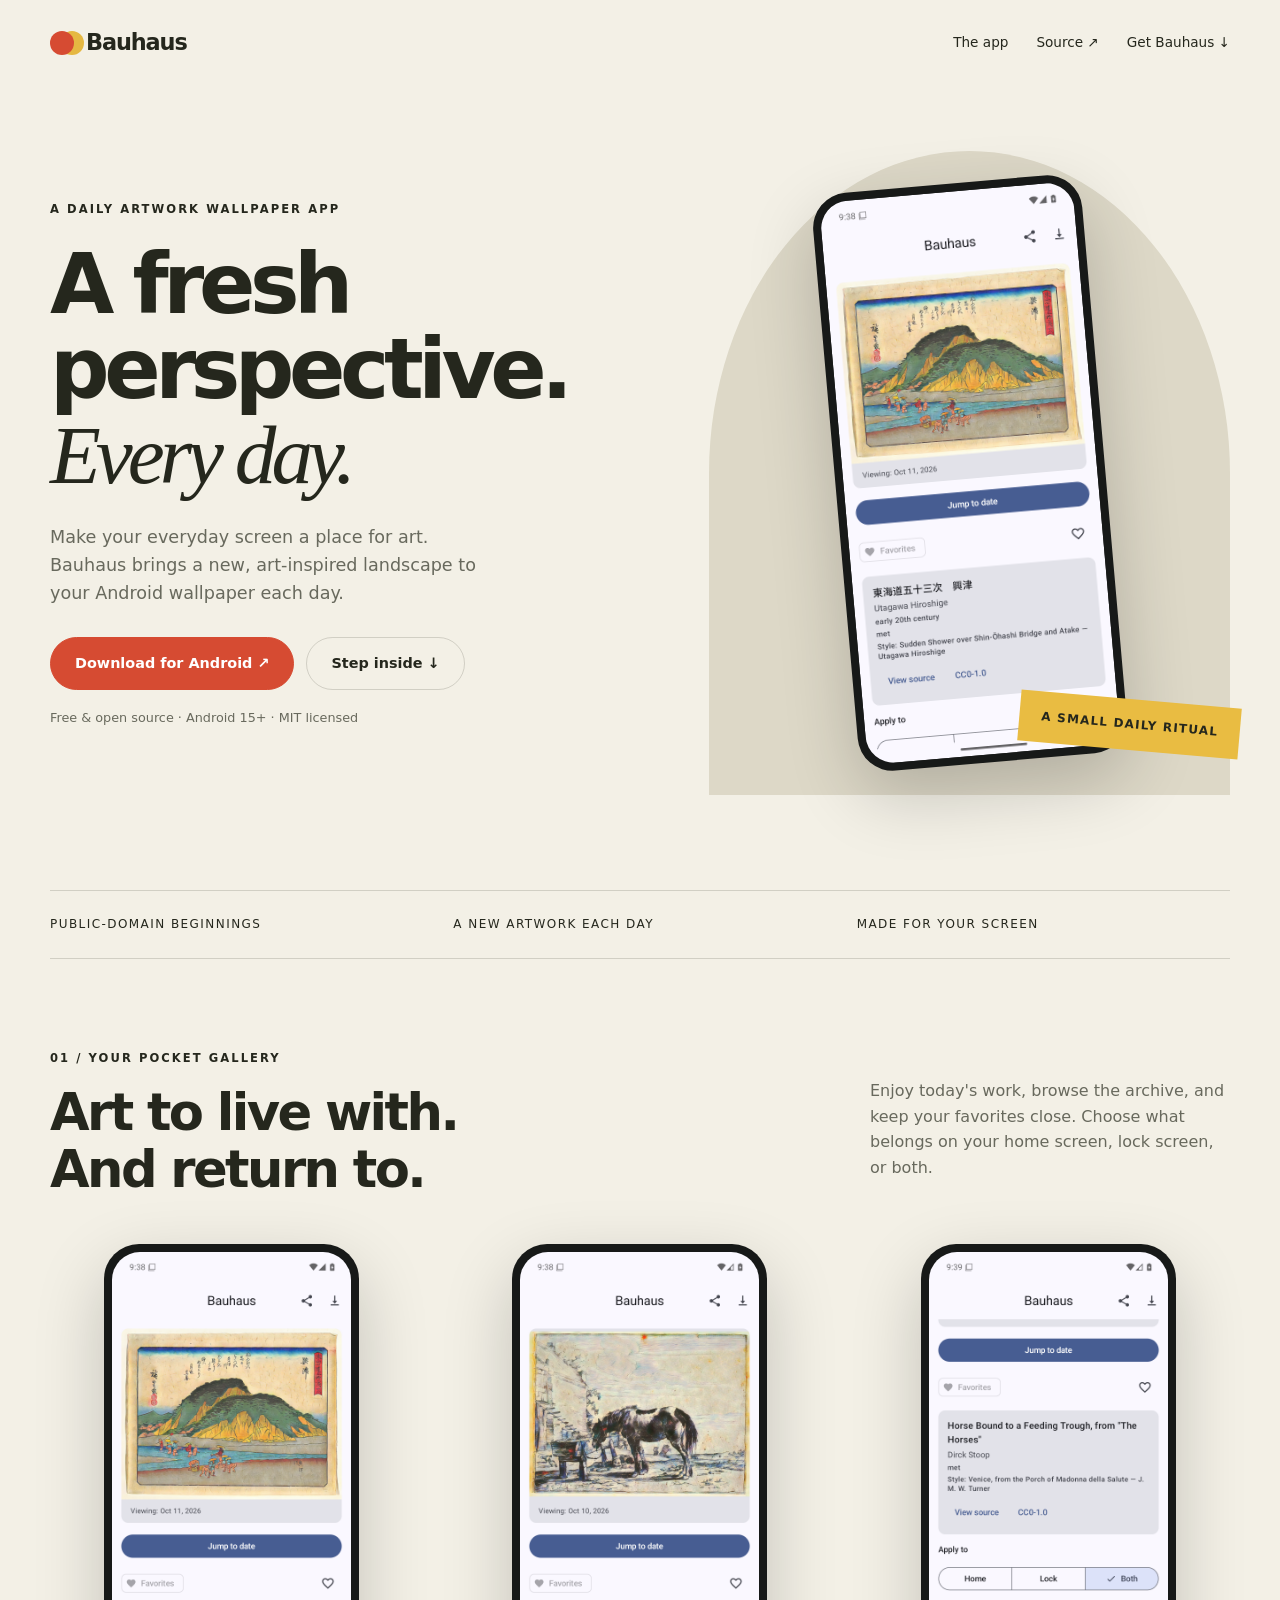
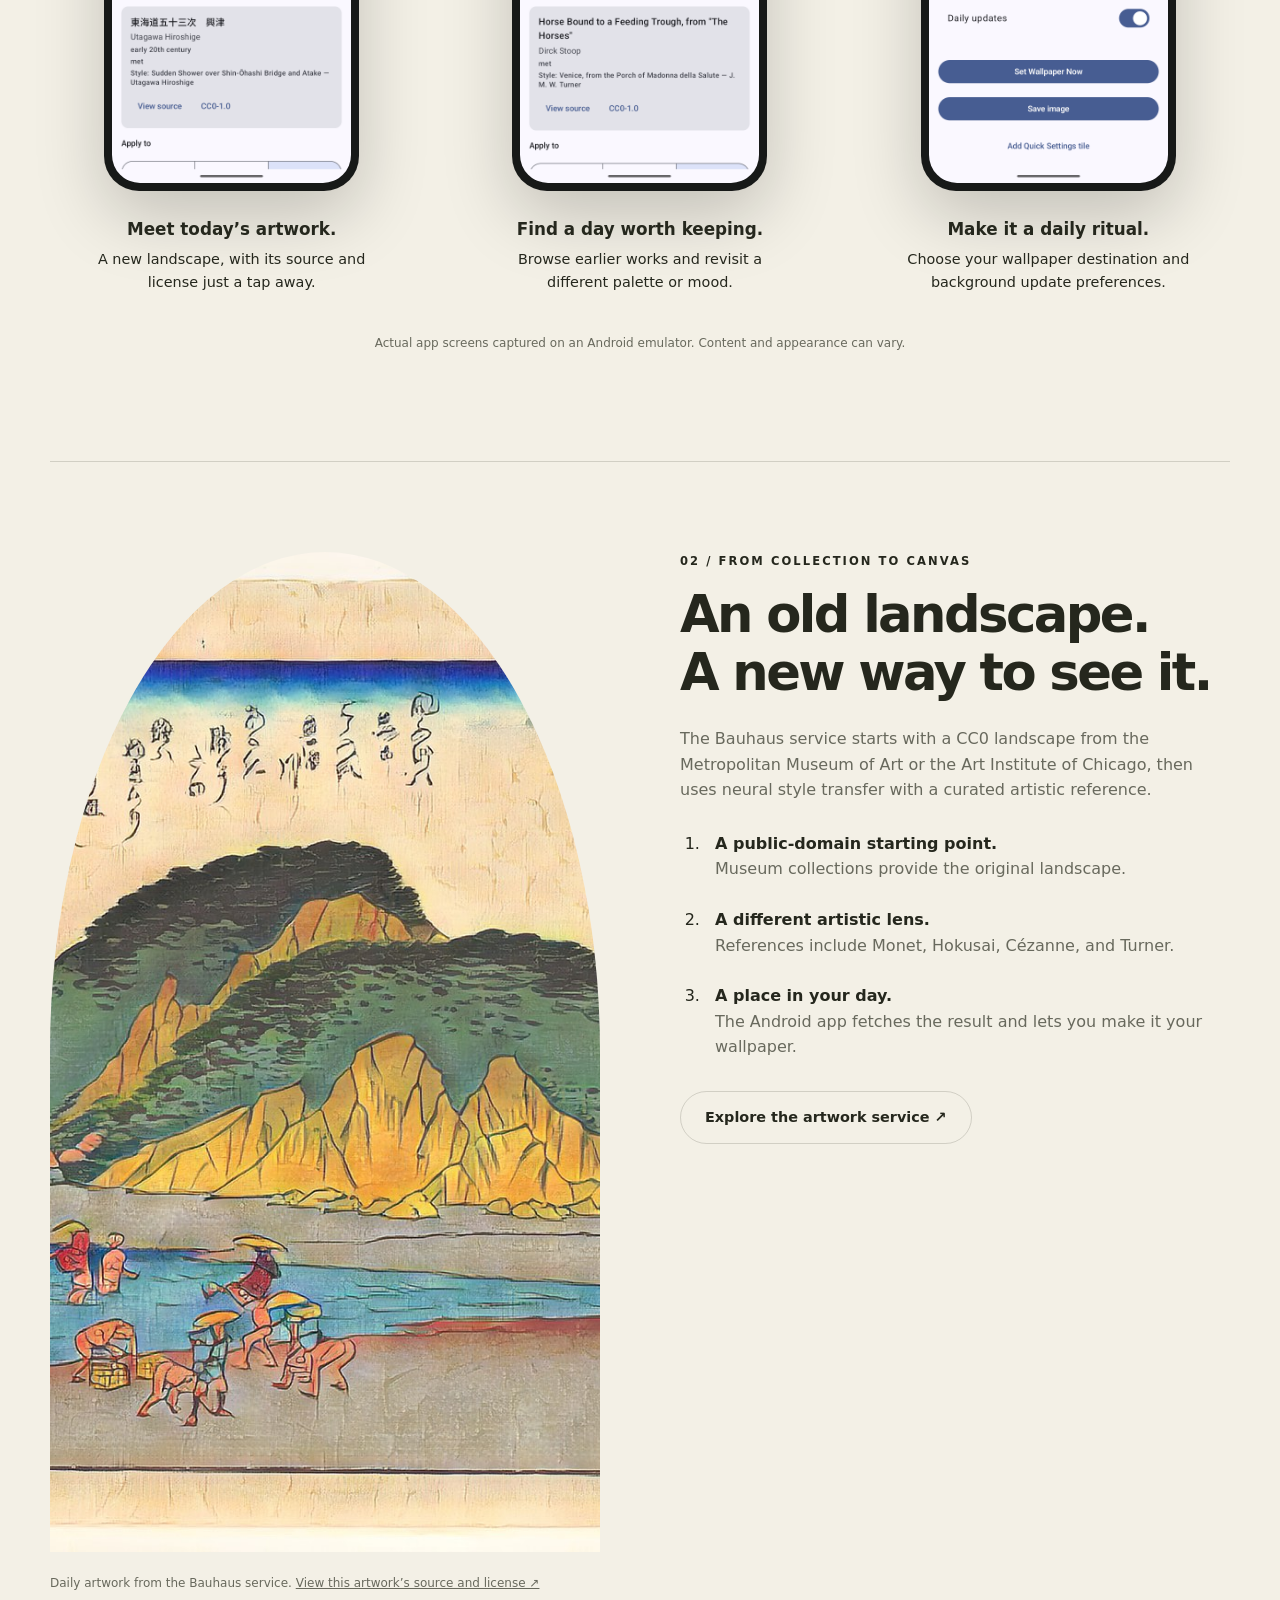
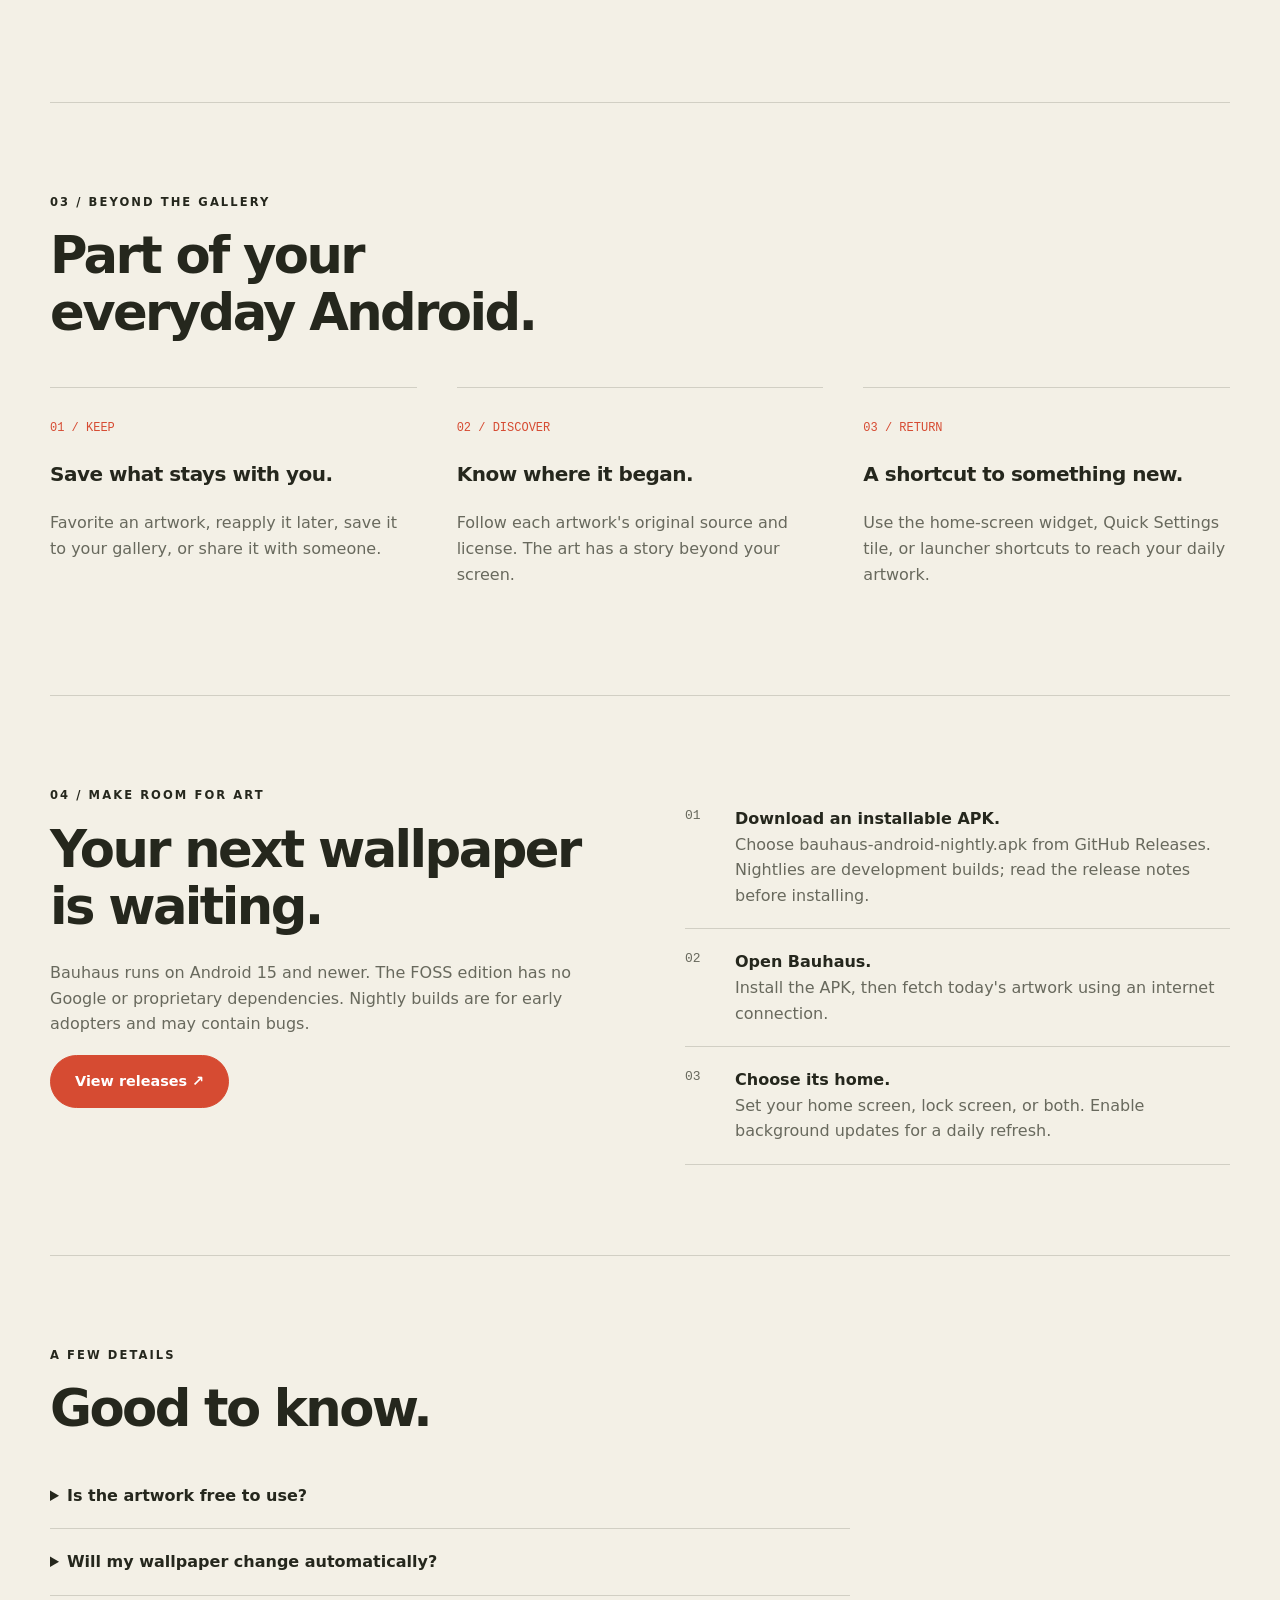
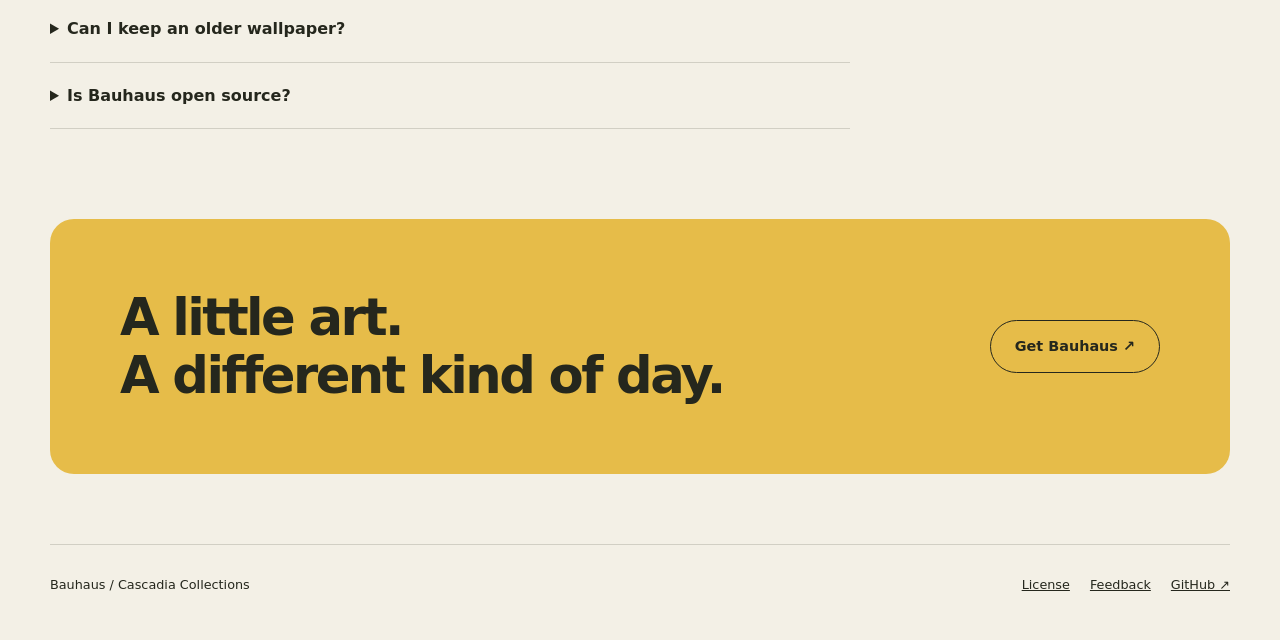
<file: docs/index.html>
<!doctype html>
<html lang="en">
<head>
<meta charset="utf-8">
<meta name="viewport" content="width=device-width,initial-scale=1">
<title>Bauhaus for Android — A fresh perspective, every day</title>
<meta name="description" content="Bauhaus is a free, open-source Android app that sets a new art-inspired landscape as your home and lock screen wallpaper every day. Android 15+.">
<meta name="author" content="Cascadia Collections">
<meta name="theme-color" content="#f3f0e6">
<link rel="canonical" href="https://cascadiacollections.github.io/bauhaus-android/">
<meta property="og:type" content="website">
<meta property="og:site_name" content="Bauhaus for Android">
<meta property="og:title" content="Bauhaus for Android">
<meta property="og:description" content="A fresh perspective, every day: a new art-inspired landscape as your Android wallpaper. Free and open source.">
<meta property="og:url" content="https://cascadiacollections.github.io/bauhaus-android/">
<meta property="og:image" content="https://cascadiacollections.github.io/bauhaus-android/assets/social.png">
<meta property="og:image:width" content="1200">
<meta property="og:image:height" content="630">
<meta property="og:image:alt" content="Bauhaus for Android: a fresh perspective, every day">
<meta property="og:locale" content="en_US">
<meta name="twitter:card" content="summary_large_image">
<meta name="twitter:title" content="Bauhaus for Android">
<meta name="twitter:description" content="A fresh perspective, every day: a new art-inspired landscape as your Android wallpaper. Free and open source.">
<meta name="twitter:image" content="https://cascadiacollections.github.io/bauhaus-android/assets/social.png">
<meta name="twitter:image:alt" content="Bauhaus for Android: a fresh perspective, every day">
<script type="application/ld+json">
{
 "@context": "https://schema.org",
 "@graph": [
  {
   "@type": "MobileApplication",
   "@id": "https://cascadiacollections.github.io/bauhaus-android/#app",
   "name": "Bauhaus",
   "alternateName": "Bauhaus for Android",
   "description": "A free, open-source Android app that sets a new style-transferred public-domain landscape as your home and lock screen wallpaper every day, with an archive, favorites, a widget and a Quick Settings tile.",
   "url": "https://cascadiacollections.github.io/bauhaus-android/",
   "image": "https://cascadiacollections.github.io/bauhaus-android/assets/social.png",
   "screenshot": [
    "https://cascadiacollections.github.io/bauhaus-android/assets/today.webp",
    "https://cascadiacollections.github.io/bauhaus-android/assets/archive.webp",
    "https://cascadiacollections.github.io/bauhaus-android/assets/settings.webp"
   ],
   "applicationCategory": "LifestyleApplication",
   "operatingSystem": "Android 15 or later",
   "license": "https://opensource.org/licenses/MIT",
   "isAccessibleForFree": true,
   "downloadUrl": "https://github.com/cascadiacollections/bauhaus-android/releases/download/nightly-build/bauhaus-android-nightly.apk",
   "codeRepository": "https://github.com/cascadiacollections/bauhaus-android",
   "offers": {
    "@type": "Offer",
    "price": "0",
    "priceCurrency": "USD"
   },
   "publisher": {
    "@id": "https://cascadiacollections.com/#organization"
   }
  },
  {
   "@type": "Organization",
   "@id": "https://cascadiacollections.com/#organization",
   "name": "Cascadia Collections",
   "url": "https://cascadiacollections.com/",
   "sameAs": [
    "https://github.com/cascadiacollections"
   ]
  },
  {
   "@type": "FAQPage",
   "@id": "https://cascadiacollections.github.io/bauhaus-android/#faq",
   "mainEntity": [
    {
     "@type": "Question",
     "name": "Is the artwork free to use?",
     "acceptedAnswer": {
      "@type": "Answer",
      "text": "The daily scheduled artwork is published as CC0. Each image includes its own license and upstream source in the service metadata and app. Check the individual artwork's attribution."
     }
    },
    {
     "@type": "Question",
     "name": "Will my wallpaper change automatically?",
     "acceptedAnswer": {
      "@type": "Answer",
      "text": "Enable background updates in the app. Android schedules that work, so the refresh time can vary with battery and background restrictions."
     }
    },
    {
     "@type": "Question",
     "name": "Can I keep an older wallpaper?",
     "acceptedAnswer": {
      "@type": "Answer",
      "text": "Yes. Browse the archive, favorite a work, or reapply a day you love. You can also save artwork to your gallery."
     }
    },
    {
     "@type": "Question",
     "name": "Is Bauhaus open source?",
     "acceptedAnswer": {
      "@type": "Answer",
      "text": "Yes. The Android app is MIT licensed. The artwork service is also available on GitHub. App licensing and artwork licensing are listed separately."
     }
    }
   ]
  }
 ]
}
</script>
<link rel="icon" href="assets/icon.svg" type="image/svg+xml">
<link rel="stylesheet" href="style.css">
<style>
/* Gate for the seasonal promo. The banner and section ship with hidden.
   promo.js removes it during the window, or with ?promo=bf2026.
   display:none !important stops an author display rule, including on the
   heading, from overriding hidden. No JS: nothing is shown. */
.promo-banner[hidden],.promo-section[hidden],.promo-banner[hidden] *,.promo-section[hidden] *{display:none !important}
</style>
<script src="promo.js"></script>
</head>
<body>
<a class="skip" href="#main">Skip to content</a>
<!-- Seasonal promo. Window and preview live in promo.js (PROMO). Preview: ?promo=bf2026 -->
<div class="promo-banner" data-promo="bf2026" hidden role="region" aria-label="Black Friday and Cyber Monday">
<div class="wrap promo-banner-inner">
<p><span class="eyebrow">November 27 – December 1, 2026</span><strong>Skip the checkout line.</strong> Bauhaus is free every week. No ads, no account, and no tracking in the app we publish.</p>
<a class="button" href="https://github.com/cascadiacollections/bauhaus-android/releases/download/nightly-build/bauhaus-android-nightly.apk">Download for Android ↗</a>
<button type="button" class="promo-dismiss" data-promo-dismiss aria-label="Dismiss promotion"><span aria-hidden="true">×</span></button>
</div>
</div>
<div class="wrap">
<nav aria-label="Main">
<a class="brand" href="./">
<span class="brandmark" aria-hidden="true">
</span>Bauhaus</a>
<div class="navlinks">
<a href="#experience">The app</a>
<a href="https://github.com/cascadiacollections/bauhaus-android">Source ↗</a>
<a href="#download">Get Bauhaus ↓</a>
</div>
</nav>
<main id="main">
<div class="hero">
<div>
<div class="eyebrow">A daily artwork wallpaper app</div>
<h1>A fresh<br>perspective.<br>
<em>Every day.</em>
</h1>
<p class="intro muted">Make your everyday screen a place for art. Bauhaus brings a new, art-inspired landscape to your Android wallpaper each day.</p>
<div class="buttons">
<a class="button primary" href="https://github.com/cascadiacollections/bauhaus-android/releases/download/nightly-build/bauhaus-android-nightly.apk">Download for Android ↗</a>
<a class="button" href="#experience">Step inside ↓</a>
</div>
<p class="small muted">Free &amp; open source · Android 15+ · MIT licensed</p>
</div>
<div class="heroart">
<div class="phone">
<img src="assets/today.webp" alt="Bauhaus Today screen showing the daily artwork and wallpaper controls" width="1080" height="2400" fetchpriority="high">
</div>
<span class="artlabel">A SMALL DAILY RITUAL</span>
</div>
</div>
<div class="strip">
<span>Public-domain beginnings</span>
<span>A new artwork each day</span>
<span>Made for your screen</span>
</div>
<section id="experience">
<div class="sectionhead">
<div>
<div class="eyebrow">01 / Your pocket gallery</div>
<h2>Art to live with.<br>And return to.</h2>
</div>
<p class="muted">Enjoy today's work, browse the archive, and keep your favorites close. Choose what belongs on your home screen, lock screen, or both.</p>
</div>
<div class="gallery">
<figure>
<div class="phone">
<img src="assets/today.webp" alt="Bauhaus daily artwork screen with source attribution" width="1080" height="2400" loading="lazy">
</div>
<figcaption>
<strong>Meet today’s artwork.</strong>A new landscape, with its source and license just a tap away.</figcaption>
</figure>
<figure>
<div class="phone">
<img src="assets/archive.webp" alt="Bauhaus archive with previous daily artworks" width="1080" height="2400" loading="lazy">
</div>
<figcaption>
<strong>Find a day worth keeping.</strong>Browse earlier works and revisit a different palette or mood.</figcaption>
</figure>
<figure>
<div class="phone">
<img src="assets/settings.webp" alt="Bauhaus settings for automatic wallpaper updates" width="1080" height="2400" loading="lazy">
</div>
<figcaption>
<strong>Make it a daily ritual.</strong>Choose your wallpaper destination and background update preferences.</figcaption>
</figure>
</div>
<p class="shotnote">Actual app screens captured on an Android emulator. Content and appearance can vary.</p>
</section>
<section class="process">
<div>
<img class="artwork" src="assets/artwork.jpg" alt="A landscape from the Bauhaus daily artwork service" width="1000" height="1000" loading="lazy">
<p class="credit muted">Daily artwork from the Bauhaus service. <a href="assets/artwork-metadata.json">View this artwork’s source and license ↗</a>
</p>
</div>
<div>
<div class="eyebrow">02 / From collection to canvas</div>
<h2>An old landscape.<br>A new way to see it.</h2>
<p class="muted">The Bauhaus service starts with a CC0 landscape from the Metropolitan Museum of Art or the Art Institute of Chicago, then uses neural style transfer with a curated artistic reference.</p>
<ol>
<li>
<strong>A public-domain starting point.</strong>
<span class="muted">Museum collections provide the original landscape.</span>
</li>
<li>
<strong>A different artistic lens.</strong>
<span class="muted">References include Monet, Hokusai, Cézanne, and Turner.</span>
</li>
<li>
<strong>A place in your day.</strong>
<span class="muted">The Android app fetches the result and lets you make it your wallpaper.</span>
</li>
</ol>
<a class="button" href="https://github.com/cascadiacollections/bauhaus">Explore the artwork service ↗</a>
</div>
</section>
<section>
<div class="sectionhead">
<div>
<div class="eyebrow">03 / Beyond the gallery</div>
<h2>Part of your<br>everyday Android.</h2>
</div>
</div>
<div class="featuregrid">
<article>
<span class="number">01 / KEEP</span>
<h3>Save what stays with you.</h3>
<p class="muted">Favorite an artwork, reapply it later, save it to your gallery, or share it with someone.</p>
</article>
<article>
<span class="number">02 / DISCOVER</span>
<h3>Know where it began.</h3>
<p class="muted">Follow each artwork's original source and license. The art has a story beyond your screen.</p>
</article>
<article>
<span class="number">03 / RETURN</span>
<h3>A shortcut to something new.</h3>
<p class="muted">Use the home-screen widget, Quick Settings tile, or launcher shortcuts to reach your daily artwork.</p>
</article>
</div>
</section>
<section class="promo-section" hidden aria-labelledby="promo-heading">
<div class="promo-note">
<div class="eyebrow">November 27 – December 1, 2026</div>
<h2 id="promo-heading">Skip the checkout line.</h2>
<p class="muted">A small alternative for Black Friday and Cyber Monday. Bauhaus is free to download, this week and every week. No ads, no account, and the app we publish includes no analytics, tracking, or crash reporting.</p>
<a class="button" href="https://github.com/cascadiacollections/bauhaus-android/releases/download/nightly-build/bauhaus-android-nightly.apk">Download for Android ↗</a>
</div>
</section>
<section id="download" class="install">
<div>
<div class="eyebrow">04 / Make room for art</div>
<h2>Your next wallpaper<br>is waiting.</h2>
<p class="muted">Bauhaus runs on Android 15 and newer. The FOSS edition has no Google or proprietary dependencies. Nightly builds are for early adopters and may contain bugs.</p>
<a class="button primary" href="https://github.com/cascadiacollections/bauhaus-android/releases">View releases ↗</a>
</div>
<ol class="steps">
<li>
<strong>Download an installable APK.</strong>
<span class="muted">Choose bauhaus-android-nightly.apk from GitHub Releases. Nightlies are development builds; read the release notes before installing.</span>
</li>
<li>
<strong>Open Bauhaus.</strong>
<span class="muted">Install the APK, then fetch today's artwork using an internet connection.</span>
</li>
<li>
<strong>Choose its home.</strong>
<span class="muted">Set your home screen, lock screen, or both. Enable background updates for a daily refresh.</span>
</li>
</ol>
</section>
<section>
<div class="faq">
<div class="eyebrow">A few details</div>
<h2>Good to know.</h2>
<details>
<summary>Is the artwork free to use?</summary>
<p class="muted">The daily scheduled artwork is published as CC0. Each image includes its own license and upstream source in the service metadata and app. Check the individual artwork's attribution.</p>
</details>
<details>
<summary>Will my wallpaper change automatically?</summary>
<p class="muted">Enable background updates in the app. Android schedules that work, so the refresh time can vary with battery and background restrictions.</p>
</details>
<details>
<summary>Can I keep an older wallpaper?</summary>
<p class="muted">Yes. Browse the archive, favorite a work, or reapply a day you love. You can also save artwork to your gallery.</p>
</details>
<details>
<summary>Is Bauhaus open source?</summary>
<p class="muted">Yes. The Android app is MIT licensed. The artwork service is also available on GitHub. App licensing and artwork licensing are listed separately.</p>
</details>
</div>
</section>
<div class="closing">
<h2>A little art.<br>A different kind of day.</h2>
<a class="button" href="https://github.com/cascadiacollections/bauhaus-android/releases/download/nightly-build/bauhaus-android-nightly.apk">Get Bauhaus ↗</a>
</div>
</main>
<footer style="margin-top:70px">
<span>Bauhaus / Cascadia Collections</span>
<div>
<a href="https://github.com/cascadiacollections/bauhaus-android/blob/main/LICENSE">License</a>
<a href="https://github.com/cascadiacollections/bauhaus-android/issues">Feedback</a>
<a href="https://github.com/cascadiacollections/bauhaus-android">GitHub ↗</a>
</div>
</footer>
</div>
</body>
</html>
</file>
<file: docs/style.css>
*{box-sizing:border-box}
html{scroll-behavior:smooth;scroll-padding-top:2rem}
body{margin:0;font-family:Inter,ui-sans-serif,system-ui,-apple-system,sans-serif;line-height:1.6}
a{color:inherit}
a,button{-webkit-tap-highlight-color:transparent}
a:focus-visible,summary:focus-visible{outline:3px solid var(--accent);outline-offset:6px}
.skip{position:absolute;left:1rem;top:-5rem;background:var(--accent);color:#111;padding:.6rem;z-index:10}
.skip:focus{top:1rem}
.wrap{width:min(1180px,calc(100% - 48px));margin:auto}
nav{display:flex;align-items:center;justify-content:space-between;padding:25px 0;gap:20px}
.brand{font-size:1.4rem;font-weight:800;text-decoration:none;letter-spacing:-.05em;display:flex;align-items:center;gap:12px}
.navlinks{display:flex;align-items:center;gap:28px;font-size:.85rem}
.navlinks a{text-decoration:none}
.eyebrow{font-size:.72rem;text-transform:uppercase;letter-spacing:.18em;font-weight:700}
.hero{display:grid;grid-template-columns:1.15fr 1fr;gap:60px;align-items:center;padding:65px 0 95px}
h1{font-size:clamp(3.5rem,6.5vw,6rem);line-height:1.02;letter-spacing:-.065em;margin:25px 0}
h2{font-size:clamp(2rem,4vw,3.5rem);line-height:1.12;letter-spacing:-.05em;margin:16px 0 25px}
h3{font-size:1.25rem;letter-spacing:-.025em}
p{margin:0 0 18px}
.intro{font-size:1.1rem;max-width:460px}
.buttons{display:flex;gap:12px;flex-wrap:wrap;margin:30px 0 18px}
.button{display:inline-flex;align-items:center;justify-content:center;gap:25px;padding:14px 24px;border:1px solid var(--line);border-radius:100px;text-decoration:none;font-size:.9rem;font-weight:650;transition:transform .18s,background .18s}
.button:hover{transform:translateY(-2px)}
.button.primary{background:var(--accent);border-color:var(--accent);color:#171914}
.small{font-size:.8rem}
.muted{color:var(--muted)}
section{padding:90px 0;border-top:1px solid var(--line)}
.sectionhead{display:flex;justify-content:space-between;align-items:end;gap:50px;margin-bottom:45px}
.sectionhead p{max-width:360px}
.sectionhead h2{margin-bottom:0}
.phone{background:#171918;padding:8px;border-radius:35px;box-shadow:0 25px 70px #0003;overflow:hidden;width:255px;max-width:100%;margin:auto}
.phone img{display:block;width:100%;height:auto;border-radius:28px}
.gallery{display:grid;grid-template-columns:repeat(3,1fr);gap:45px}
.gallery figure{margin:0;text-align:center}
.gallery figcaption{margin:25px auto 0;max-width:290px;font-size:.9rem}
.gallery figcaption strong{display:block;font-size:1.05rem;margin-bottom:5px}
.featuregrid{display:grid;grid-template-columns:repeat(3,1fr);gap:40px}
.featuregrid article{border-top:1px solid var(--line);padding-top:25px}
.number{font-size:.75rem;font-family:monospace;color:var(--muted)}
.install{display:grid;grid-template-columns:1fr 1fr;gap:90px}
.steps{list-style:none;padding:0;margin:0;counter-reset:steps}
.steps li{counter-increment:steps;border-bottom:1px solid var(--line);padding:20px 0 20px 50px;position:relative}
.steps li:before{content:'0' counter(steps);position:absolute;left:0;font-family:monospace;color:var(--muted)}
.steps strong{display:block}
details{border-bottom:1px solid var(--line);padding:20px 0}
summary{cursor:pointer;font-weight:600}
details p{padding-top:15px;max-width:700px}
.faq{max-width:800px}
.closing{padding:70px;border-radius:24px;display:flex;align-items:center;justify-content:space-between;gap:30px}
.closing h2{max-width:650px;margin:0}
footer{display:flex;justify-content:space-between;gap:20px;padding:30px 0 45px;font-size:.8rem;border-top:1px solid var(--line)}
footer div{display:flex;gap:20px}
.shotnote{text-align:center;margin-top:40px;font-size:.75rem;color:var(--muted)}
@media(max-width:800px){.hero{gap:35px;padding:35px 0 60px;grid-template-columns:1fr 1fr}
h1{font-size:clamp(3rem,8vw,4.5rem)}
.navlinks{gap:15px}
.gallery{gap:20px}
.phone{border-radius:25px;padding:6px}
.phone img{border-radius:20px}
.featuregrid{gap:24px}
.install{gap:35px}
.closing{padding:35px}
}
@media(max-width:600px){.wrap{width:calc(100% - 36px)}
nav{padding:20px 0}
.navlinks a:first-child{display:none}
.hero{grid-template-columns:1fr;padding-top:30px;gap:45px}
h1{font-size:4rem}
.heroart{max-width:400px;width:100%;margin:auto}
.sectionhead{display:block}
.sectionhead p{margin-top:20px}
.gallery{grid-template-columns:1fr;gap:50px}
.gallery .phone{width:245px}
.featuregrid,.install{grid-template-columns:1fr}
.featuregrid{gap:20px}
section{padding:60px 0}
.closing{display:block;padding:30px}
.closing .button{margin-top:25px}
footer{flex-direction:column}
.navlinks{font-size:.75rem;gap:14px}
}
@media(prefers-reduced-motion:reduce){html{scroll-behavior:auto}
*,*:before,*:after{transition:none!important}
}

:root{--accent:#d64b32;--line:#25271d2a;--muted:#68695d}
body{background:#f3f0e6;color:#25271d}
.button.primary{color:#fff}
.brandmark{width:24px;height:24px;display:block;background:var(--accent);border-radius:50%;box-shadow:10px 0 0 #e5b842}
.hero h1 em{font-family:Georgia,serif;font-weight:400;letter-spacing:-.06em}
.heroart{position:relative;padding:32px 0}
.heroart:before{content:'';position:absolute;inset:0;background:#ddd8c7;border-radius:50% 50% 0 0}
.heroart .phone{position:relative;width:270px;transform:rotate(-5deg)}
.artlabel{position:absolute;right:-10px;bottom:45px;background:#e9bc42;color:#25271d;padding:16px 22px;transform:rotate(5deg);font-size:.75rem;letter-spacing:.1em;font-weight:700}
.strip{display:grid;grid-template-columns:1fr 1fr 1fr;border-top:1px solid var(--line);padding:24px 0;gap:30px;font-size:.75rem;text-transform:uppercase;letter-spacing:.12em}
.process{display:grid;grid-template-columns:1fr 1fr;gap:80px}
.process .artwork{width:100%;aspect-ratio:1;object-fit:cover;border-radius:50% 50% 0 0}
.process .credit{font-size:.75rem;padding-top:15px}
.process ol{padding-left:25px}
.process li{padding:10px 0 15px 10px}
.process li strong{display:block}
.closing{background:#e6bc49}
.closing .button{border-color:#25271d}
.featuregrid .number{color:var(--accent)}
.openlabel{font-family:Georgia,serif;font-size:1.8rem;line-height:1.3}
@media(max-width:600px){.heroart{max-width:340px}
.artlabel{right:0}
.strip{grid-template-columns:1fr;gap:10px}
.process{grid-template-columns:1fr;gap:35px}
}

/* Seasonal promo (docs/promo.js). Hidden until the script removes the attribute.
   The same rule is in index.html so a cached stylesheet cannot reveal the
   block, heading included, by overriding [hidden] with a display value. */
.promo-banner[hidden],.promo-section[hidden],.promo-banner[hidden] *,.promo-section[hidden] *{display:none !important}
.promo-banner{background:#e6bc49;color:#25271d}
.promo-banner-inner{display:flex;align-items:center;gap:18px;padding:14px 0}
.promo-banner-inner p{flex:1;min-width:0;margin:0}
.promo-banner .eyebrow{display:block;margin-bottom:4px}
.promo-banner .button{flex:none;border-color:#25271d;background:transparent;color:#25271d}
.promo-banner .button:hover{background:#25271d;color:#f3f0e6}
.promo-dismiss{flex:none;width:44px;height:44px;margin:0;padding:0;border:1px solid #25271d;border-radius:50%;background:transparent;color:#25271d;font:inherit;font-size:1.35rem;line-height:1;display:inline-flex;align-items:center;justify-content:center;cursor:pointer}
.promo-dismiss:hover{background:#25271d;color:#f3f0e6}
.promo-banner a:focus-visible,.promo-banner button:focus-visible{outline:3px solid #25271d;outline-offset:4px}
.promo-note{max-width:40rem;border-left:4px solid #e6bc49;padding-left:22px}
.promo-note h2{margin-bottom:12px}
.promo-section .button{background:#e6bc49;border-color:#e6bc49;color:#25271d}
.promo-section .button:hover{background:#25271d;border-color:#25271d;color:#f3f0e6}
@media(max-width:600px){
.promo-banner-inner{flex-wrap:wrap;align-items:flex-start;gap:12px}
.promo-banner-inner p{flex-basis:100%}
.promo-dismiss{margin-left:auto}
}
@media print{
body .promo-banner{display:none !important}
}
@media(forced-colors:active){
.promo-banner{border-bottom:1px solid CanvasText}
.promo-dismiss,.promo-banner .button,.promo-section .button{border:1px solid ButtonText}
}
</file>
